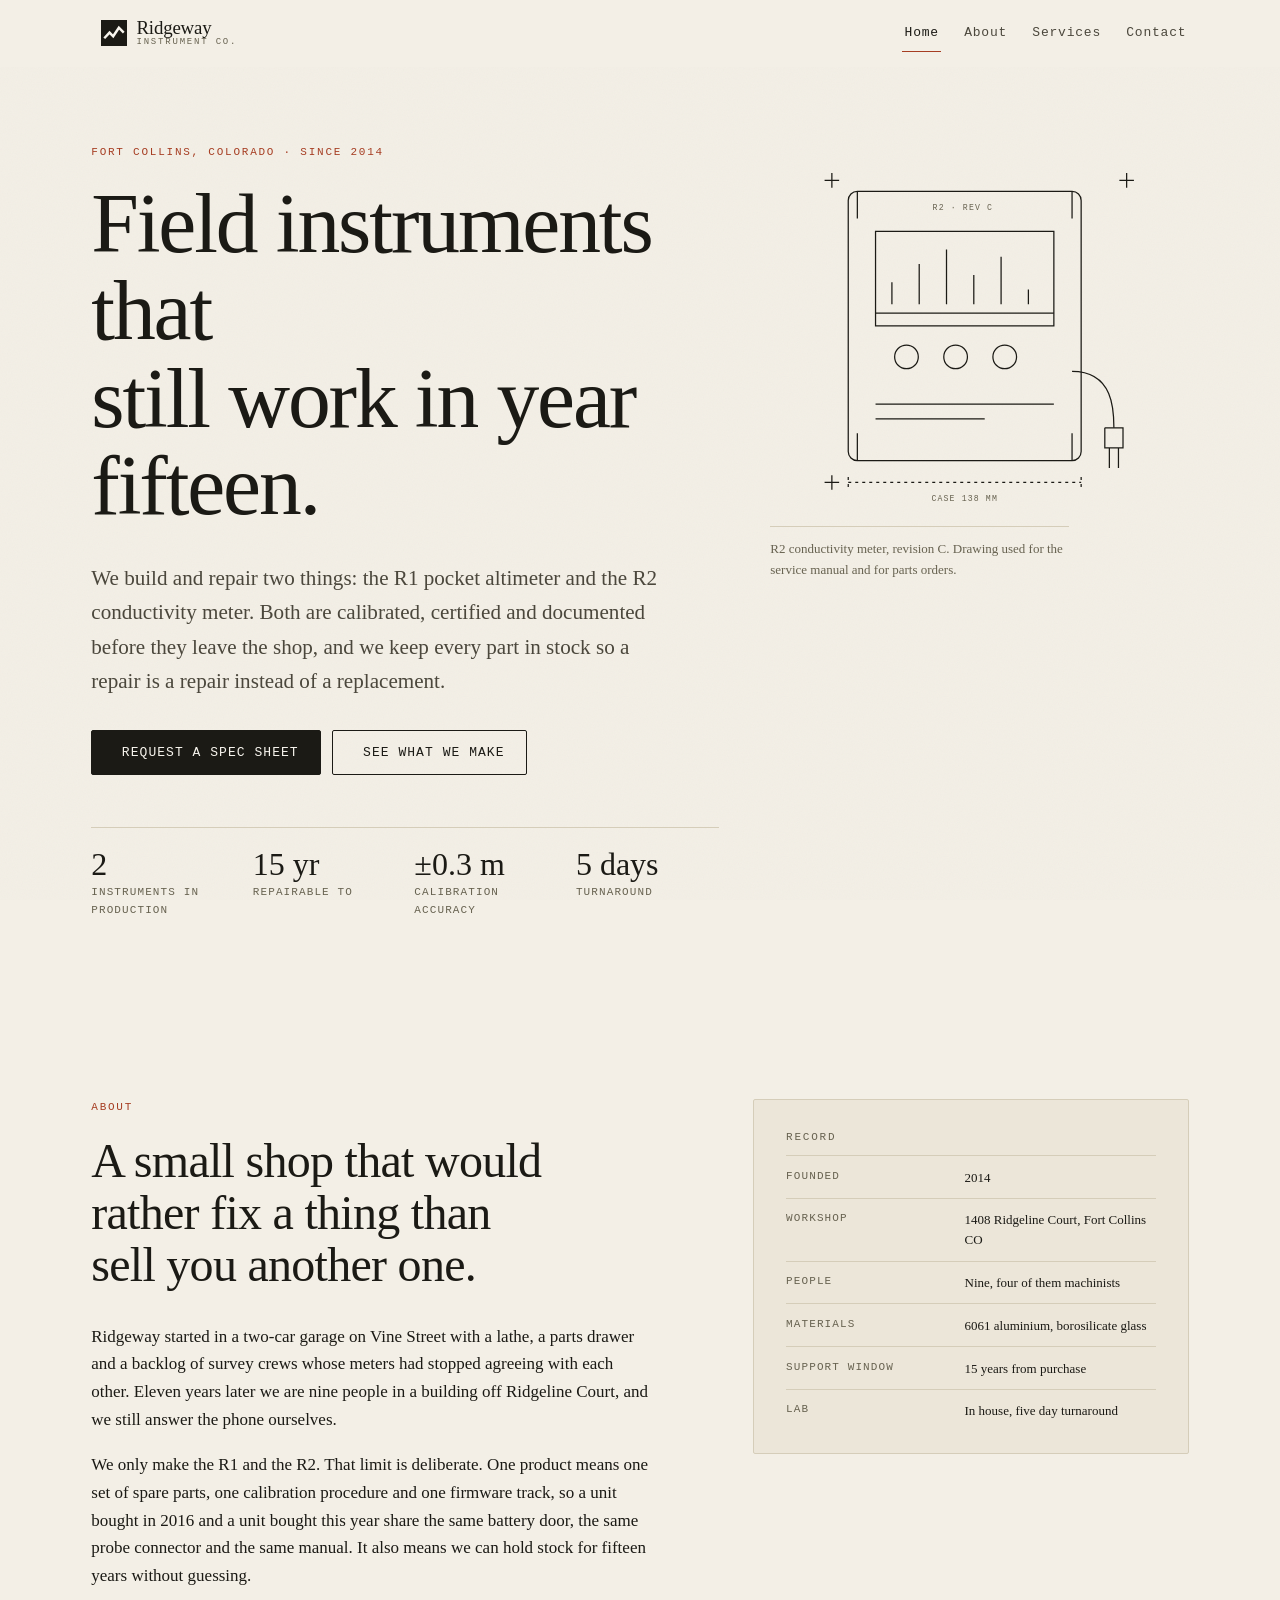
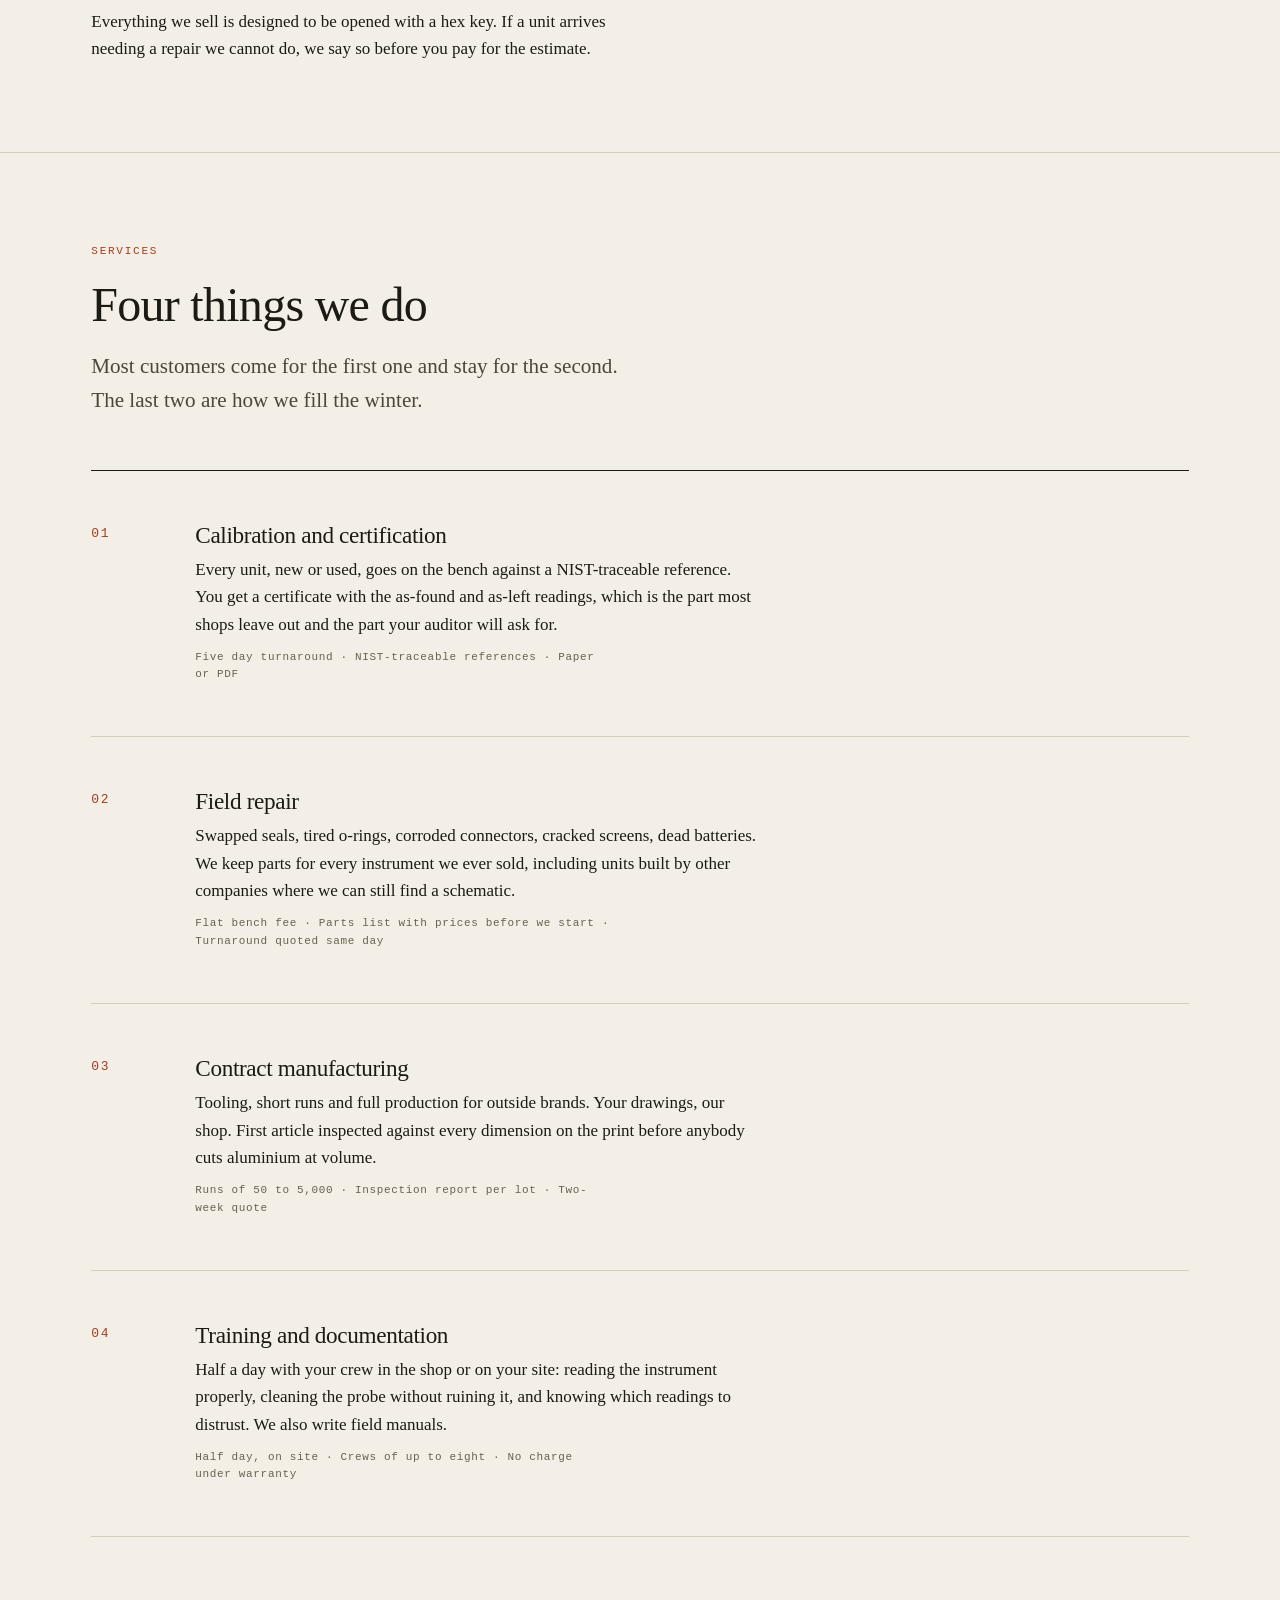
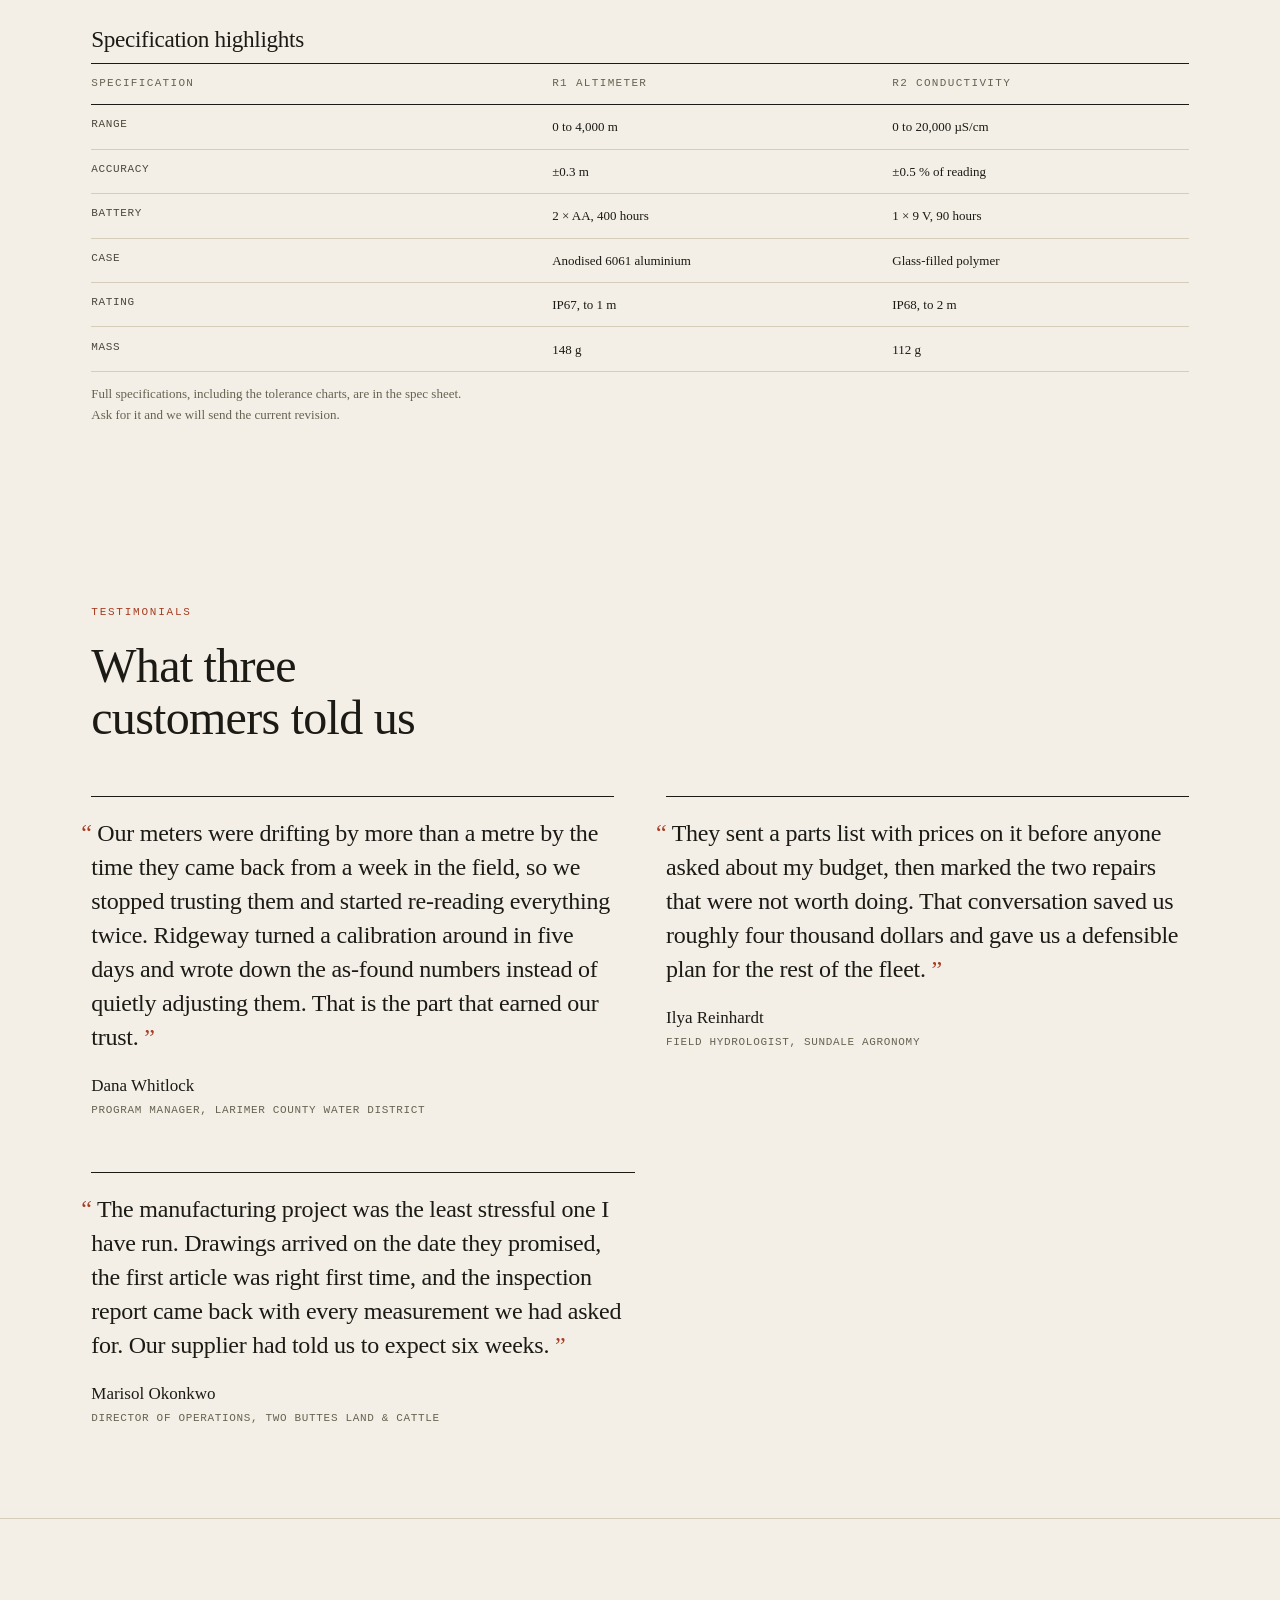
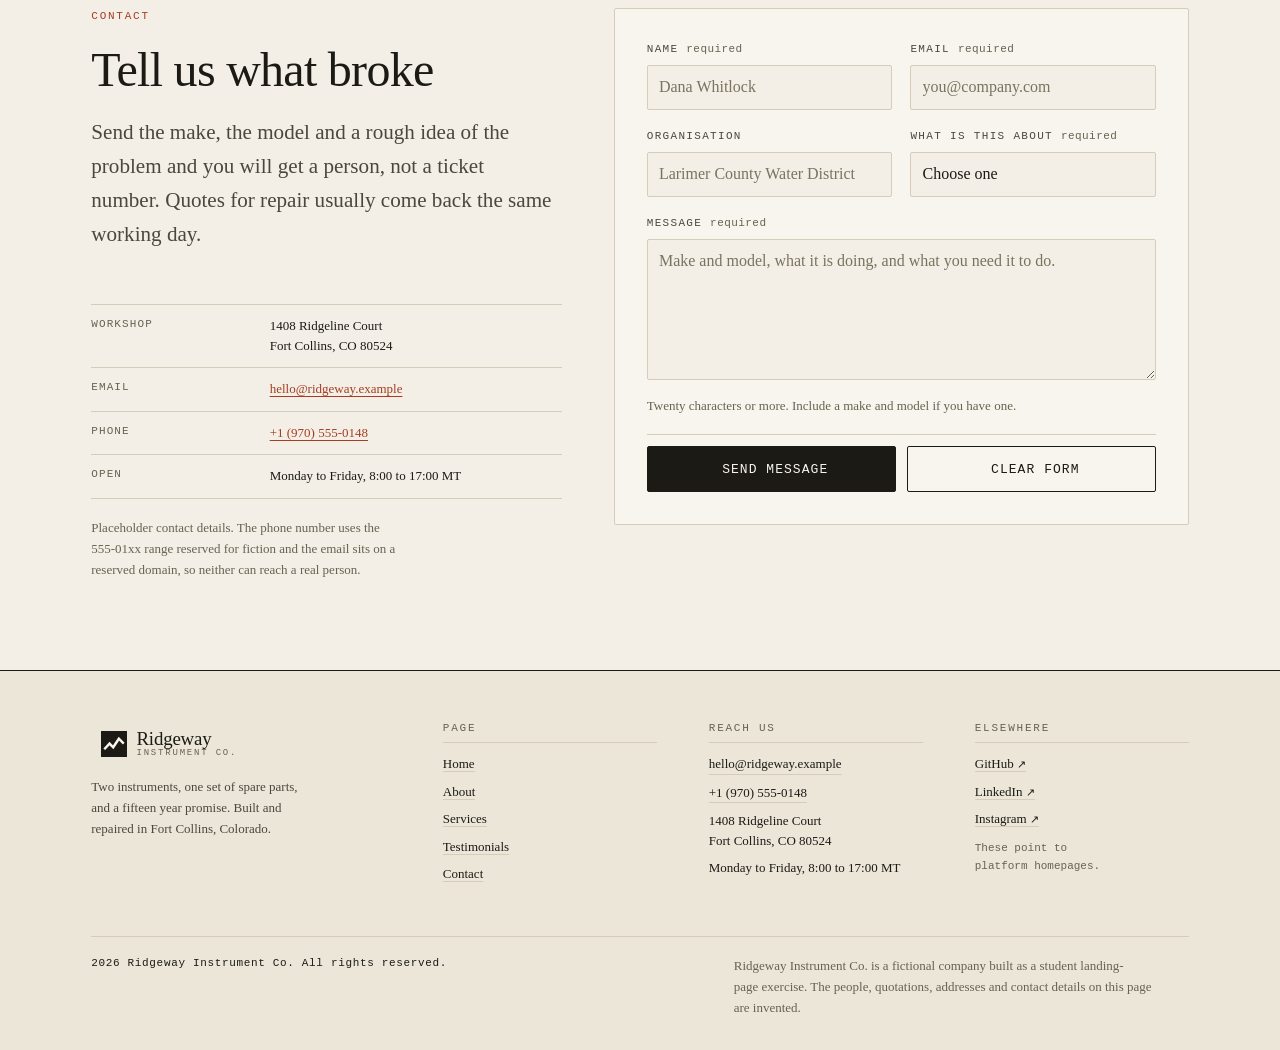
<file: index.html>
<!DOCTYPE html>
<html lang="en">
<head>
  <meta charset="utf-8">
  <meta name="viewport" content="width=device-width, initial-scale=1">

  <!-- ========== SEO / social metadata ==========
       `title` and `description` are written for a real search result, not filler.
       og:image points at a real file in assets/img so link previews are not broken. -->
  <title>Ridgeway Instrument Co. | Altimeters and conductivity meters</title>
  <meta name="description" content="Ridgeway builds, calibrates and repairs handheld altimeters and conductivity meters for survey crews and water districts, from Fort Collins, Colorado.">
  <link rel="canonical" href="https://pranuthi777.github.io/landing-page-project/">
  <meta name="theme-color" content="#f3efe6">
  <meta name="color-scheme" content="light">

  <meta property="og:type" content="website">
  <meta property="og:site_name" content="Ridgeway Instrument Co.">
  <meta property="og:title" content="Ridgeway Instrument Co. | Altimeters and conductivity meters">
  <meta property="og:description" content="Instruments that still work in year fifteen. Calibration, field repair and contract manufacturing from Fort Collins, Colorado.">
  <meta property="og:url" content="https://pranuthi777.github.io/landing-page-project/">
  <meta property="og:image" content="https://pranuthi777.github.io/landing-page-project/assets/img/og-image.png">
  <meta property="og:image:width" content="1200">
  <meta property="og:image:height" content="630">
  <meta property="og:image:alt" content="Ridgeway Instrument Co. mark on a warm paper background">
  <meta name="twitter:card" content="summary_large_image">

  <!-- ========== Icons ==========
       SVG is the primary mark. The .ico is a fallback for older browsers and for
       bookmark/favicon managers that ignore SVG. -->
  <link rel="icon" href="assets/img/favicon.svg" type="image/svg+xml">
  <link rel="icon" href="assets/img/favicon.ico" sizes="any">
  <link rel="apple-touch-icon" href="assets/img/apple-touch-icon.png">
  <link rel="manifest" href="site.webmanifest">

  <link rel="preload" href="assets/css/styles.css" as="style">
  <link rel="stylesheet" href="assets/css/styles.css">
  <!-- Runs before first paint so the hero is never briefly visible in its
       pre-animation state. One line, blocking by design, no external request. -->
  <script>document.documentElement.className += " js-reveal";</script>
  <script src="assets/js/main.js" defer></script>
</head>

<body>
  <!-- Keyboard users land here first; visible only once focused. -->
  <a class="skip-link" href="#main">Skip to main content</a>

  <!-- Paper grain. Purely decorative, so it is hidden from assistive tech.
       Implemented as a flat SVG turbulence tile, not a gradient. -->
  <div class="grain" aria-hidden="true"></div>

  <!-- ==================================================================
       HEADER
       ================================================================== -->
  <header class="site-header" id="site-header">
    <div class="container site-header__inner">

      <!-- Wordmark doubles as the "Home" link, so the nav does not repeat it. -->
      <a class="wordmark" href="#home">
        <svg class="wordmark__mark" viewBox="0 0 64 64" aria-hidden="true" focusable="false">
          <rect width="64" height="64" />
          <path d="M8 45 L21 31 L30 40 L44 19 L56 31" />
        </svg>
        <span class="wordmark__text">
          Ridgeway
          <span class="wordmark__sub">Instrument Co.</span>
        </span>
      </a>

      <!-- Desktop navigation. The mobile toggle controls this same list,
           so there is only one nav landmark in the document. -->
      <nav class="site-nav" id="site-nav" aria-label="Primary">
        <ul class="site-nav__list">
          <li><a class="site-nav__link" href="#home" data-nav-link>Home</a></li>
          <li><a class="site-nav__link" href="#about" data-nav-link>About</a></li>
          <li><a class="site-nav__link" href="#services" data-nav-link>Services</a></li>
          <li><a class="site-nav__link" href="#contact" data-nav-link>Contact</a></li>
        </ul>
      </nav>

      <!-- Hamburger. Visible below 880px only (see CSS). aria-expanded is
           kept in sync with the menu state by main.js. -->
      <button class="nav-toggle" id="nav-toggle" type="button"
              aria-expanded="false" aria-controls="site-nav">
        <span class="nav-toggle__box" aria-hidden="true">
          <span class="nav-toggle__bar"></span>
          <span class="nav-toggle__bar"></span>
          <span class="nav-toggle__bar"></span>
        </span>
        <span class="nav-toggle__label">Menu</span>
      </button>

    </div>
  </header>

  <main id="main">

    <!-- ==================================================================
         HERO
         ================================================================== -->
    <section class="hero" id="home" aria-labelledby="hero-title">
      <div class="container hero__inner">

        <div class="hero__copy">
          <p class="eyebrow">Fort Collins, Colorado &middot; Since 2014</p>

          <h1 class="hero__title" id="hero-title">
            Field instruments that<br>
            still work in year fifteen.
          </h1>

          <p class="hero__lede">
            We build and repair two things: the R1 pocket altimeter and the R2
            conductivity meter. Both are calibrated, certified and documented
            before they leave the shop, and we keep every part in stock so a
            repair is a repair instead of a replacement.
          </p>

          <div class="hero__actions">
            <a class="btn btn--solid" href="#contact">Request a spec sheet</a>
            <a class="btn btn--ghost" href="#services">See what we make</a>
          </div>

          <!-- Company facts, not social proof. Deliberately labelled so these
               are never mistaken for reviews. -->
          <dl class="factbar">
            <div class="factbar__item">
              <dt>Instruments in production</dt>
              <dd>2</dd>
            </div>
            <div class="factbar__item">
              <dt>Repairable to</dt>
              <dd>15 yr</dd>
            </div>
            <div class="factbar__item">
              <dt>Calibration accuracy</dt>
              <dd>&plusmn;0.3 m</dd>
            </div>
            <div class="factbar__item">
              <dt>Turnaround</dt>
              <dd>5 days</dd>
            </div>
          </dl>
        </div>

        <!-- Technical drawing of the R2. A schematic, not a product screenshot. -->
        <figure class="hero__figure">
          <svg viewBox="0 0 460 400" role="img" aria-labelledby="fig-title fig-desc">
            <title id="fig-title">Schematic drawing of the R2 conductivity meter</title>
            <desc id="fig-desc">
              Line drawing of a handheld meter with a bar display, three buttons
              and a probe lead, annotated with its case length of 138 millimetres.
            </desc>

            <g class="drawing">
              <!-- case outline -->
              <path class="draw" d="M96 52 h236 a10 10 0 0 1 10 10 v276 a10 10 0 0 1 -10 10 h-236 a10 10 0 0 1 -10 -10 v-276 a10 10 0 0 1 10 -10 z" />
              <path class="draw" d="M96 52 v30 M332 52 v30 M96 318 v30 M332 318 v30" />

              <!-- display bezel and bar gauge -->
              <rect class="draw" x="116" y="96" width="196" height="104" />
              <path class="draw" d="M134 176 v-24 M164 176 v-44 M194 176 v-60 M224 176 v-32 M254 176 v-52 M284 176 v-16" />
              <path class="draw" d="M116 186 h196" />

              <!-- controls -->
              <circle class="draw" cx="150" cy="234" r="13" />
              <circle class="draw" cx="204" cy="234" r="13" />
              <circle class="draw" cx="258" cy="234" r="13" />

              <!-- maker's plate -->
              <path class="draw" d="M116 286 h196 M116 302 h120" />

              <!-- probe lead -->
              <path class="draw" d="M332 250 c46 0 46 44 46 62" />
              <path class="draw" d="M368 312 h20 v22 h-20 z M373 334 v22 M383 334 v22" />

              <!-- dimension line for case length. Not part of the draw-in
                   animation, because that animation uses dash offsets and
                   this line needs a dash pattern of its own. -->
              <path class="draw-dashed" d="M86 372 h256 M86 366 v12 M342 366 v12" />

              <!-- corner crosshairs -->
              <path class="draw" d="M60 40 h16 M68 32 v16 M384 40 h16 M392 32 v16 M60 372 h16 M68 364 v16" />
            </g>

            <text class="drawing__label" x="214" y="392" text-anchor="middle">case 138 mm</text>
            <text class="drawing__label" x="212" y="72" text-anchor="middle">R2 &middot; rev C</text>
          </svg>
          <figcaption>
            R2 conductivity meter, revision C. Drawing used for the service
            manual and for parts orders.
          </figcaption>
        </figure>

      </div>
    </section>

    <!-- ==================================================================
         ABOUT
         ================================================================== -->
    <section class="section" id="about" aria-labelledby="about-title">
      <div class="container about__inner">

        <div class="about__prose">
          <p class="eyebrow">About</p>
          <h2 class="section__title" id="about-title">
            A small shop that would rather fix a thing than sell you another one.
          </h2>

          <p>
            Ridgeway started in a two-car garage on Vine Street with a lathe, a
            parts drawer and a backlog of survey crews whose meters had stopped
            agreeing with each other. Eleven years later we are nine people in a
            building off Ridgeline Court, and we still answer the phone ourselves.
          </p>
          <p>
            We only make the R1 and the R2. That limit is deliberate. One product
            means one set of spare parts, one calibration procedure and one
            firmware track, so a unit bought in 2016 and a unit bought this year
            share the same battery door, the same probe connector and the same
            manual. It also means we can hold stock for fifteen years without
            guessing.
          </p>
          <p>
            Everything we sell is designed to be opened with a hex key. If a unit
            arrives needing a repair we cannot do, we say so before you pay for
            the estimate.
          </p>
        </div>

        <aside class="about__facts" aria-label="Company facts">
          <h3 class="about__facts-title">Record</h3>
          <dl class="deflist">
            <div class="deflist__row">
              <dt>Founded</dt><dd>2014</dd>
            </div>
            <div class="deflist__row">
              <dt>Workshop</dt><dd>1408 Ridgeline Court, Fort Collins CO</dd>
            </div>
            <div class="deflist__row">
              <dt>People</dt><dd>Nine, four of them machinists</dd>
            </div>
            <div class="deflist__row">
              <dt>Materials</dt><dd>6061 aluminium, borosilicate glass</dd>
            </div>
            <div class="deflist__row">
              <dt>Support window</dt><dd>15 years from purchase</dd>
            </div>
            <div class="deflist__row">
              <dt>Lab</dt><dd>In house, five day turnaround</dd>
            </div>
          </dl>
        </aside>

      </div>
    </section>

    <!-- ==================================================================
         SERVICES
         Laid out as a numbered index rather than a row of equal cards, so
         the four items read as different sizes of work, not a feature grid.
         ================================================================== -->
    <section class="section section--ruled" id="services" aria-labelledby="services-title">
      <div class="container">

        <header class="section__head">
          <p class="eyebrow">Services</p>
          <h2 class="section__title" id="services-title">Four things we do</h2>
          <p class="section__lede">
            Most customers come for the first one and stay for the second. The
            last two are how we fill the winter.
          </p>
        </header>

        <ol class="index-list">
          <li class="index-list__item reveal">
            <span class="index-list__num" aria-hidden="true">01</span>
            <div class="index-list__body">
              <h3 class="index-list__title">Calibration and certification</h3>
              <p>
                Every unit, new or used, goes on the bench against a NIST-traceable
                reference. You get a certificate with the as-found and as-left
                readings, which is the part most shops leave out and the part your
                auditor will ask for.
              </p>
              <p class="index-list__meta">Five day turnaround &middot; NIST-traceable references &middot; Paper or PDF</p>
            </div>
          </li>

          <li class="index-list__item reveal">
            <span class="index-list__num" aria-hidden="true">02</span>
            <div class="index-list__body">
              <h3 class="index-list__title">Field repair</h3>
              <p>
                Swapped seals, tired o-rings, corroded connectors, cracked
                screens, dead batteries. We keep parts for every instrument we ever
                sold, including units built by other companies where we can still
                find a schematic.
              </p>
              <p class="index-list__meta">Flat bench fee &middot; Parts list with prices before we start &middot; Turnaround quoted same day</p>
            </div>
          </li>

          <li class="index-list__item reveal">
            <span class="index-list__num" aria-hidden="true">03</span>
            <div class="index-list__body">
              <h3 class="index-list__title">Contract manufacturing</h3>
              <p>
                Tooling, short runs and full production for outside brands. Your
                drawings, our shop. First article inspected against every dimension
                on the print before anybody cuts aluminium at volume.
              </p>
              <p class="index-list__meta">Runs of 50 to 5,000 &middot; Inspection report per lot &middot; Two-week quote</p>
            </div>
          </li>

          <li class="index-list__item reveal">
            <span class="index-list__num" aria-hidden="true">04</span>
            <div class="index-list__body">
              <h3 class="index-list__title">Training and documentation</h3>
              <p>
                Half a day with your crew in the shop or on your site: reading the
                instrument properly, cleaning the probe without ruining it, and
                knowing which readings to distrust. We also write field manuals.
              </p>
              <p class="index-list__meta">Half day, on site &middot; Crews of up to eight &middot; No charge under warranty</p>
            </div>
          </li>
        </ol>

        <!-- Specification table. Real numbers, not marketing adjectives. -->
        <div class="specs reveal">
          <h3 class="specs__title" id="specs-title">Specification highlights</h3>
          <div class="table-scroll" role="region" aria-labelledby="specs-title" tabindex="0">
            <table class="specs__table">
              <caption class="visually-hidden">
                Comparison of the R1 pocket altimeter and the R2 conductivity meter
              </caption>
              <thead>
                <tr>
                  <th scope="col">Specification</th>
                  <th scope="col">R1 altimeter</th>
                  <th scope="col">R2 conductivity</th>
                </tr>
              </thead>
              <tbody>
                <tr><th scope="row">Range</th><td>0 to 4,000 m</td><td>0 to 20,000 &micro;S/cm</td></tr>
                <tr><th scope="row">Accuracy</th><td>&plusmn;0.3 m</td><td>&plusmn;0.5 % of reading</td></tr>
                <tr><th scope="row">Battery</th><td>2 &times; AA, 400 hours</td><td>1 &times; 9 V, 90 hours</td></tr>
                <tr><th scope="row">Case</th><td>Anodised 6061 aluminium</td><td>Glass-filled polymer</td></tr>
                <tr><th scope="row">Rating</th><td>IP67, to 1 m</td><td>IP68, to 2 m</td></tr>
                <tr><th scope="row">Mass</th><td>148 g</td><td>112 g</td></tr>
              </tbody>
            </table>
          </div>
          <p class="specs__note">
            Full specifications, including the tolerance charts, are in the spec
            sheet. Ask for it and we will send the current revision.
          </p>
        </div>

      </div>
    </section>

    <!-- ==================================================================
         TESTIMONIALS
         Editorial pull quotes from named people at named organisations.
         Every person, employer and quotation on this site is invented for the
         demo. See the note at the foot of the page.
         ================================================================== -->
    <section class="section" id="testimonials" aria-labelledby="testimonials-title">
      <div class="container">

        <header class="section__head">
          <p class="eyebrow">Testimonials</p>
          <h2 class="section__title" id="testimonials-title">What three customers told us</h2>
        </header>

        <div class="quotes">

          <figure class="quote reveal">
            <blockquote>
              <p>
                Our meters were drifting by more than a metre by the time they came
                back from a week in the field, so we stopped trusting them and
                started re-reading everything twice. Ridgeway turned a calibration
                around in five days and wrote down the as-found numbers instead of
                quietly adjusting them. That is the part that earned our trust.
              </p>
            </blockquote>
            <figcaption>
              <span class="quote__name">Dana Whitlock</span>
              <span class="quote__role">Program Manager, Larimer County Water District</span>
            </figcaption>
          </figure>

          <figure class="quote reveal">
            <blockquote>
              <p>
                They sent a parts list with prices on it before anyone asked about
                my budget, then marked the two repairs that were not worth doing.
                That conversation saved us roughly four thousand dollars and gave us
                a defensible plan for the rest of the fleet.
              </p>
            </blockquote>
            <figcaption>
              <span class="quote__name">Ilya Reinhardt</span>
              <span class="quote__role">Field Hydrologist, Sundale Agronomy</span>
            </figcaption>
          </figure>

          <figure class="quote reveal">
            <blockquote>
              <p>
                The manufacturing project was the least stressful one I have run.
                Drawings arrived on the date they promised, the first article was
                right first time, and the inspection report came back with every
                measurement we had asked for. Our supplier had told us to expect
                six weeks.
              </p>
            </blockquote>
            <figcaption>
              <span class="quote__name">Marisol Okonkwo</span>
              <span class="quote__role">Director of Operations, Two Buttes Land &amp; Cattle</span>
            </figcaption>
          </figure>

        </div>
      </div>
    </section>

    <!-- ==================================================================
         CONTACT
         The form has no backend. It validates in the browser, then hands the
         visitor a composed, copyable message and a prefilled mail link. Nothing
         is silently swallowed and nothing pretends to have been sent.
         ================================================================== -->
    <section class="section section--ruled" id="contact" aria-labelledby="contact-title">
      <div class="container contact__inner">

        <div class="contact__copy">
          <p class="eyebrow">Contact</p>
          <h2 class="section__title" id="contact-title">Tell us what broke</h2>
          <p class="section__lede">
            Send the make, the model and a rough idea of the problem and you will
            get a person, not a ticket number. Quotes for repair usually come back
            the same working day.
          </p>

          <!-- Details are placeholders for this demo. The .example domain is
               reserved by the IETF, so it can never resolve to a real mailbox. -->
          <dl class="contact__details">
            <div class="contact__row">
              <dt>Workshop</dt>
              <dd>1408 Ridgeline Court<br>Fort Collins, CO 80524</dd>
            </div>
            <div class="contact__row">
              <dt>Email</dt>
              <dd><a href="mailto:hello@ridgeway.example">hello@ridgeway.example</a></dd>
            </div>
            <div class="contact__row">
              <dt>Phone</dt>
              <dd><a href="tel:+19705550148">+1 (970) 555-0148</a></dd>
            </div>
            <div class="contact__row">
              <dt>Open</dt>
              <dd>Monday to Friday, 8:00 to 17:00 MT</dd>
            </div>
          </dl>
          <p class="contact__note">
            Placeholder contact details. The phone number uses the 555-01xx range
            reserved for fiction and the email sits on a reserved domain, so
            neither can reach a real person.
          </p>
        </div>

        <div class="contact__form-wrap">
          <form class="form" id="contact-form" novalidate>

            <div class="form__row">
              <div class="field">
                <label class="field__label" for="name">
                  Name <span class="field__req" aria-hidden="true">required</span>
                </label>
                <input class="field__input" type="text" id="name" name="name"
                       placeholder="Dana Whitlock" autocomplete="name"
                       required minlength="2" maxlength="80"
                       aria-describedby="name-error">
                <p class="field__error" id="name-error"></p>
              </div>

              <div class="field">
                <label class="field__label" for="email">
                  Email <span class="field__req" aria-hidden="true">required</span>
                </label>
                <input class="field__input" type="email" id="email" name="email"
                       placeholder="you@company.com" autocomplete="email"
                       required maxlength="120"
                       aria-describedby="email-error">
                <p class="field__error" id="email-error"></p>
              </div>
            </div>

            <div class="form__row">
              <div class="field">
                <label class="field__label" for="organisation">Organisation</label>
                <input class="field__input" type="text" id="organisation" name="organisation"
                       placeholder="Larimer County Water District" autocomplete="organization"
                       maxlength="90"
                       aria-describedby="organisation-error">
                <p class="field__error" id="organisation-error"></p>
              </div>

              <div class="field">
                <label class="field__label" for="interest">
                  What is this about <span class="field__req" aria-hidden="true">required</span>
                </label>
                <select class="field__input field__input--select" id="interest" name="interest" required
                        aria-describedby="interest-error">
                  <option value="" selected>Choose one</option>
                  <option value="Calibration and certification">Calibration and certification</option>
                  <option value="Field repair">Field repair</option>
                  <option value="Contract manufacturing">Contract manufacturing</option>
                  <option value="Training and documentation">Training and documentation</option>
                  <option value="Something else">Something else</option>
                </select>
                <p class="field__error" id="interest-error"></p>
              </div>
            </div>

            <div class="field">
              <label class="field__label" for="message">
                Message <span class="field__req" aria-hidden="true">required</span>
              </label>
              <textarea class="field__input field__input--area" id="message" name="message"
                        rows="5" placeholder="Make and model, what it is doing, and what you need it to do."
                        required minlength="20" maxlength="1200"
                        aria-describedby="message-error message-hint"></textarea>
              <p class="field__hint" id="message-hint">Twenty characters or more. Include a make and model if you have one.</p>
              <p class="field__error" id="message-error"></p>
            </div>

            <!-- Status region. aria-live announces the outcome of a submit,
                 whether that outcome is success or failure. -->
            <div class="form__status" id="form-status" role="status" aria-live="polite"></div>

            <div class="form__actions">
              <button class="btn btn--solid" type="submit" id="submit-btn">Send message</button>
              <button class="btn btn--ghost" type="button" id="reset-btn">Clear form</button>
            </div>

          </form>
        </div>

      </div>
    </section>

  </main>

  <!-- ==================================================================
       FOOTER
       Every link here resolves. Internal links are in-page anchors to ids
       that exist above; external links go to platform homepages rather than
       to invented profile URLs that would 404.
       ================================================================== -->
  <footer class="site-footer">
    <div class="container">

      <div class="site-footer__top">
        <div class="site-footer__brand">
          <a class="wordmark wordmark--footer" href="#home">
            <svg class="wordmark__mark" viewBox="0 0 64 64" aria-hidden="true" focusable="false">
              <rect width="64" height="64" />
              <path d="M8 45 L21 31 L30 40 L44 19 L56 31" />
            </svg>
            <span class="wordmark__text">
              Ridgeway
          <span class="wordmark__sub">Instrument Co.</span>
            </span>
          </a>
          <p class="site-footer__blurb">
            Two instruments, one set of spare parts, and a fifteen year promise.
            Built and repaired in Fort Collins, Colorado.
          </p>
        </div>

        <nav class="site-footer__nav" aria-label="Footer">
          <h2 class="site-footer__heading">Page</h2>
          <ul class="site-footer__list">
            <li><a href="#home">Home</a></li>
            <li><a href="#about">About</a></li>
            <li><a href="#services">Services</a></li>
            <li><a href="#testimonials">Testimonials</a></li>
            <li><a href="#contact">Contact</a></li>
          </ul>
        </nav>

        <div class="site-footer__contact">
          <h2 class="site-footer__heading">Reach us</h2>
          <ul class="site-footer__list">
            <li><a href="mailto:hello@ridgeway.example">hello@ridgeway.example</a></li>
            <li><a href="tel:+19705550148">+1 (970) 555-0148</a></li>
            <li>1408 Ridgeline Court<br>Fort Collins, CO 80524</li>
            <li>Monday to Friday, 8:00 to 17:00 MT</li>
          </ul>
        </div>

        <!-- "Elsewhere" links to platform homepages, which is honest about
             the fact that these are placeholders. -->
        <div class="site-footer__social">
          <h2 class="site-footer__heading">Elsewhere</h2>
          <ul class="site-footer__list">
            <li><a href="https://github.com/" rel="noopener noreferrer" target="_blank">
              GitHub<span class="external" aria-hidden="true">&#8599;</span>
              <span class="visually-hidden">(opens in a new tab)</span>
            </a></li>
            <li><a href="https://www.linkedin.com/" rel="noopener noreferrer" target="_blank">
              LinkedIn<span class="external" aria-hidden="true">&#8599;</span>
              <span class="visually-hidden">(opens in a new tab)</span>
            </a></li>
            <li><a href="https://www.instagram.com/" rel="noopener noreferrer" target="_blank">
              Instagram<span class="external" aria-hidden="true">&#8599;</span>
              <span class="visually-hidden">(opens in a new tab)</span>
            </a></li>
          </ul>
          <p class="site-footer__note">These point to platform homepages.</p>
        </div>
      </div>

      <div class="site-footer__bottom">
        <p class="site-footer__copy">
          <span id="year">2026</span> Ridgeway Instrument Co. All rights reserved.
        </p>
        <p class="site-footer__fiction">
          Ridgeway Instrument Co. is a fictional company built as a student
          landing-page exercise. The people, quotations, addresses and contact
          details on this page are invented.
        </p>
      </div>

    </div>
  </footer>

  <noscript>
    <div class="noscript">
      <p>
        This page works without JavaScript. The only things you lose are the
        scroll animations and the inline check on the contact form, which still
        shows the message in your email app if you press send.
      </p>
    </div>
  </noscript>

</body>
</html>
</file>
<file: assets/css/styles.css>
/* ============================================================================
   RIDGEWAY INSTRUMENT CO. — stylesheet
   ----------------------------------------------------------------------------
   Contents
     01. Design tokens
     02. Reset and base elements
     03. Typography helpers
     04. Layout helpers (container, sections, rules)
     05. Accessibility helpers
     06. Paper grain
     07. Header and navigation
     08. Buttons
     09. Hero
     10. About
     11. Services and specification table
     12. Testimonials
     13. Contact and form
     14. Footer
     15. Reveal animations
     16. Responsive overrides (880px, 620px)
     17. Reduced motion and print

   Approach: warm paper ground, ink type, one accent. Flat colour only, hairline
   rules instead of shadows, near-square corners. Mobile first, then min-width
   queries. No web fonts, so there is no flash of unstyled or reflowed text.
   ========================================================================= */


/* 01. Design tokens ======================================================= */
:root {
  /* Colour. The page ground is a warm off-white paper tone, never #fff. */
  --paper:        #f3efe6;
  --paper-sunk:   #ece6d9;
  --paper-raised: #f8f5ee;
  --ink:          #1b1a15;
  --ink-soft:     #4b473c;
  /* Chosen to clear 4.5:1 on --paper, --paper-sunk and --paper-raised alike,
     so muted labels stay readable on any surface they land on. */
  --ink-faint:    #676250;
  --ink-ghost:    #79735f;   /* placeholder text only, 4.1:1 on --paper */
  --rule:         #d5cdb9;
  --rule-strong:  #1b1a15;
  --accent:       #a63d22;
  --accent-dark:  #7e2d17;
  --accent-wash:  #f0e2da;

  /* Type. System serif for reading, system mono for labels and data. */
  --font-display: "Iowan Old Style", "Palatino Linotype", Palatino,
                  "Book Antiqua", Georgia, "Times New Roman", ui-serif, serif;
  --font-body:    "Iowan Old Style", "Palatino Linotype", Palatino,
                  Georgia, "Book Antiqua", ui-serif, serif;
  --font-mono:    ui-monospace, "SF Mono", SFMono-Regular, Menlo, Consolas,
                  "Liberation Mono", monospace;

  /* A fluid scale. clamp() keeps headings proportional without breakpoints. */
  --step-hero:  clamp(2.6rem, 1.35rem + 5.6vw, 5.35rem);
  --step-h2:    clamp(1.9rem, 1.3rem + 2.2vw, 3rem);
  --step-h3:    clamp(1.2rem, 1.06rem + 0.55vw, 1.45rem);
  --step-lede:  clamp(1.1rem, 1.02rem + 0.4vw, 1.32rem);
  --step-body:  1.0625rem;
  --step-small: 0.8125rem;
  --step-label: 0.6875rem;

  /* Spacing. A 4px-based scale used through the page. */
  --gap-xs: 0.35rem;
  --gap-sm: 0.7rem;
  --gap:    1.15rem;
  --gap-lg: 2rem;
  --gap-xl: 3.25rem;
  --gap-2xl: clamp(3.75rem, 2.4rem + 4vw, 6.5rem);

  --container: 1180px;
  --gutter: clamp(1.15rem, 0.5rem + 2.6vw, 3rem);

  /* Corners stay tight. No soft blobs, no pill buttons. */
  --radius: 2px;

  --header-h: 66px;
  --measure: 66ch;
}


/* 02. Reset and base ====================================================== */
*, *::before, *::after { box-sizing: border-box; }

* { margin: 0; }

html {
  -webkit-text-size-adjust: 100%;
  scroll-behavior: smooth;
  /* Anchor targets clear the sticky header instead of hiding under it. */
  scroll-padding-top: calc(var(--header-h) + 1.5rem);
}

body {
  background-color: var(--paper);
  color: var(--ink);
  font-family: var(--font-body);
  font-size: var(--step-body);
  line-height: 1.62;
  /* Belt and braces against stray wide children causing sideways scroll.
     Real overflow is avoided in the layout, this is only a safety net. */
  overflow-x: hidden;
  -webkit-font-smoothing: antialiased;
  text-rendering: optimizeLegibility;
}

img, svg, picture { display: block; max-width: 100%; }
img { height: auto; }

ul, ol { list-style: none; padding: 0; }

a { color: var(--accent); text-decoration-thickness: 1px; text-underline-offset: 3px; }
a:hover { color: var(--accent-dark); }

button, input, select, textarea {
  font: inherit;
  color: inherit;
  margin: 0;
}
button { background: none; border: 0; cursor: pointer; }

/* One consistent focus ring for every interactive element. */
:focus-visible {
  outline: 2px solid var(--accent);
  outline-offset: 3px;
}

::selection { background: var(--accent); color: var(--paper-raised); }


/* 03. Typography helpers ================================================== */
h1, h2, h3, h4 {
  font-family: var(--font-display);
  font-weight: 400;
  line-height: 1.08;
  letter-spacing: -0.015em;
  text-wrap: balance;
}

p { text-wrap: pretty; }

/* Small mono label. Used for eyebrows, meta lines and section numbers. */
.eyebrow {
  font-family: var(--font-mono);
  font-size: var(--step-label);
  letter-spacing: 0.16em;
  text-transform: uppercase;
  color: var(--accent);
  margin-bottom: var(--gap);
}

.visually-hidden {
  position: absolute;
  width: 1px; height: 1px;
  padding: 0; margin: -1px;
  overflow: hidden;
  clip-path: inset(50%);
  white-space: nowrap;
  border: 0;
}


/* 04. Layout ============================================================= */
.container {
  width: 100%;
  max-width: var(--container);
  margin-inline: auto;
  padding-inline: var(--gutter);
}

.section { padding-block: var(--gap-2xl); }

/* Hairline above a section, used to separate long page without blocks of colour. */
.section--ruled { border-top: 1px solid var(--rule); }

.section__head { max-width: var(--measure); margin-bottom: var(--gap-xl); }

.section__title {
  font-size: var(--step-h2);
  max-width: 22ch;
}

.section__lede {
  margin-top: var(--gap);
  font-size: var(--step-lede);
  color: var(--ink-soft);
  max-width: 52ch;
}


/* 05. Accessibility helpers ============================================== */
.skip-link {
  position: absolute;
  top: 0;
  left: 50%;
  transform: translate(-50%, -120%);
  z-index: 200;
  background: var(--ink);
  color: var(--paper-raised);
  font-family: var(--font-mono);
  font-size: var(--step-small);
  letter-spacing: 0.08em;
  text-transform: uppercase;
  text-decoration: none;
  padding: 0.8rem 1.4rem;
  border: 1px solid var(--ink);
}
.skip-link:focus-visible {
  transform: translate(-50%, 0);
  color: var(--paper-raised);
}


/* 06. Paper grain ======================================================== */
/* A flat SVG turbulence tile at very low opacity. Texture, not a gradient. */
.grain {
  position: fixed;
  inset: 0;
  z-index: 0;
  pointer-events: none;
  opacity: 0.035;
  background-image: url("data:image/svg+xml,%3Csvg xmlns='http://www.w3.org/2000/svg' width='160' height='160'%3E%3Cfilter id='n'%3E%3CfeTurbulence type='fractalNoise' baseFrequency='0.8' numOctaves='3' stitchTiles='stitch'/%3E%3C/filter%3E%3Crect width='160' height='160' filter='url(%23n)'/%3E%3C/svg%3E");
}
.site-header, main, .site-footer { position: relative; z-index: 1; }


/* 07. Header ============================================================= */
.site-header {
  position: sticky;
  top: 0;
  z-index: 100;
  background: var(--paper);
  border-bottom: 1px solid transparent;
}
/* Added by JS once the page scrolls. Colour and a rule only, no shadow. */
.site-header.is-stuck {
  border-bottom-color: var(--rule);
  background: var(--paper-raised);
}

.site-header__inner {
  min-height: var(--header-h);
  display: flex;
  align-items: center;
  justify-content: space-between;
  gap: var(--gap);
}

/* --- wordmark --- */
.wordmark {
  display: inline-flex;
  align-items: center;
  gap: 0.6rem;
  text-decoration: none;
  color: var(--ink);
  padding-block: 0.4rem;
}
.wordmark__mark { width: 26px; height: 26px; flex: none; }
.wordmark__mark rect { fill: var(--ink); }
.wordmark__mark path {
  fill: none;
  stroke: var(--paper-raised);
  stroke-width: 6;
  stroke-linejoin: miter;
}
.wordmark__text {
  font-family: var(--font-display);
  font-size: 1.18rem;
  letter-spacing: -0.01em;
  line-height: 1.05;
}
.wordmark__sub {
  display: block;
  font-family: var(--font-mono);
  font-size: 0.5625rem;
  letter-spacing: 0.2em;
  text-transform: uppercase;
  color: var(--ink-faint);
}
.wordmark:hover .wordmark__mark path { stroke: var(--accent); }

/* --- primary nav --- */
.site-nav__list { display: flex; align-items: center; gap: clamp(0.4rem, 1.6vw, 1.5rem); }

.site-nav__link {
  display: block;
  padding: 0.5rem 0.15rem;
  font-family: var(--font-mono);
  font-size: var(--step-small);
  letter-spacing: 0.06em;
  text-decoration: none;
  color: var(--ink-soft);
  border-bottom: 1px solid transparent;
}
.site-nav__link:hover { color: var(--ink); border-bottom-color: var(--rule-strong); }
/* aria-current="page" is set on the link for the visible section. */
.site-nav__link[aria-current="true"] {
  color: var(--ink);
  border-bottom-color: var(--accent);
}

/* --- hamburger --- */
.nav-toggle {
  display: none;
  align-items: center;
  gap: 0.55rem;
  /* 44px minimum tap target. */
  min-height: 44px;
  padding: 0.55rem 0.85rem;
  border: 1px solid var(--rule-strong);
  border-radius: var(--radius);
  color: var(--ink);
}
.nav-toggle__label {
  font-family: var(--font-mono);
  font-size: var(--step-label);
  letter-spacing: 0.14em;
  text-transform: uppercase;
}
.nav-toggle__box {
  position: relative;
  display: block;
  width: 18px;
  height: 12px;
  flex: none;
}
.nav-toggle__bar {
  position: absolute;
  left: 0;
  width: 100%;
  height: 1.5px;
  background: currentColor;
  transition: transform 0.22s ease, opacity 0.15s ease, top 0.22s ease;
}
.nav-toggle__bar:nth-child(1) { top: 0; }
.nav-toggle__bar:nth-child(2) { top: 5.25px; }
.nav-toggle__bar:nth-child(3) { top: 10.5px; }

/* Open state: the three bars fold into a cross. */
.nav-toggle[aria-expanded="true"] .nav-toggle__bar:nth-child(1) { top: 5.25px; transform: rotate(45deg); }
.nav-toggle[aria-expanded="true"] .nav-toggle__bar:nth-child(2) { opacity: 0; }
.nav-toggle[aria-expanded="true"] .nav-toggle__bar:nth-child(3) { top: 5.25px; transform: rotate(-45deg); }


/* 08. Buttons ============================================================ */
.btn {
  display: inline-flex;
  align-items: center;
  justify-content: center;
  gap: 0.5rem;
  /* min 44px tall, per the touch target guidance. */
  min-height: 44px;
  padding: 0.7rem 1.35rem;
  border: 1px solid var(--rule-strong);
  border-radius: var(--radius);
  font-family: var(--font-mono);
  font-size: var(--step-small);
  letter-spacing: 0.08em;
  text-transform: uppercase;
  text-decoration: none;
  text-align: center;
  /* Only a colour and border change on hover. No lift, no glow, no movement. */
  transition: background-color 0.15s ease, color 0.15s ease, border-color 0.15s ease;
}

.btn--solid { background: var(--ink); color: var(--paper-raised); border-color: var(--ink); }
.btn--solid:hover { background: var(--accent); border-color: var(--accent); color: var(--paper-raised); }

.btn--ghost { background: transparent; color: var(--ink); }
.btn--ghost:hover { background: var(--ink); color: var(--paper-raised); border-color: var(--ink); }

.btn:active { transform: none; }


/* 09. Hero =============================================================== */
.hero { padding-block: clamp(2.75rem, 1.6rem + 4vw, 5rem) var(--gap-2xl); }

.hero__inner {
  display: grid;
  grid-template-columns: 1fr;      /* mobile: stacked */
  gap: var(--gap-xl);
  align-items: start;
}

.hero__title {
  font-size: var(--step-hero);
  letter-spacing: -0.025em;
  /* Slightly tighter leading than the body so the headline reads as a block. */
  line-height: 1.02;
}

.hero__lede {
  margin-top: var(--gap-lg);
  max-width: 54ch;
  font-size: var(--step-lede);
  color: var(--ink-soft);
}

.hero__actions {
  margin-top: var(--gap-lg);
  display: flex;
  flex-wrap: wrap;
  gap: 0.7rem;
}

/* --- fact bar --- */
.factbar {
  margin-top: var(--gap-xl);
  padding-top: var(--gap);
  border-top: 1px solid var(--rule);
  display: grid;
  grid-template-columns: repeat(2, minmax(0, 1fr));
  gap: var(--gap) var(--gap);
}
.factbar__item dt {
  font-family: var(--font-mono);
  font-size: var(--step-label);
  letter-spacing: 0.1em;
  text-transform: uppercase;
  color: var(--ink-faint);
  order: 2;
}
.factbar__item dd {
  order: 1;
  font-family: var(--font-display);
  font-size: clamp(1.5rem, 1.2rem + 1.2vw, 2rem);
  line-height: 1.1;
  margin-bottom: 0.15rem;
}
.factbar__item { display: flex; flex-direction: column; }

/* --- schematic drawing --- */
.hero__figure { margin: 0; }
.hero__figure svg {
  width: 100%;
  height: auto;
  color: var(--ink);
}
.hero__figure .drawing path,
.hero__figure .drawing rect,
.hero__figure .drawing circle {
  fill: none;
  stroke: currentColor;
  stroke-width: 1.25;
  vector-effect: non-scaling-stroke;
}
.hero__figure .draw-dashed { stroke-dasharray: 3 4; }
.hero__figure .drawing__label {
  fill: var(--ink-faint);
  font-family: var(--font-mono);
  font-size: 9px;
  letter-spacing: 0.14em;
  text-transform: uppercase;
}
.hero__figure figcaption {
  margin-top: var(--gap);
  padding-top: var(--gap-sm);
  border-top: 1px solid var(--rule);
  font-size: var(--step-small);
  color: var(--ink-faint);
  max-width: 46ch;
}


/* 10. About ============================================================== */
.about__inner {
  display: grid;
  grid-template-columns: 1fr;
  gap: var(--gap-xl);
}
.about__prose p { max-width: var(--measure); }
.about__prose p + p { margin-top: var(--gap); }
.about__prose .section__title { margin-bottom: var(--gap-lg); }

.about__facts {
  background: var(--paper-sunk);
  border: 1px solid var(--rule);
  border-radius: var(--radius);
  padding: var(--gap-lg);
  align-self: start;
}
.about__facts-title {
  font-family: var(--font-mono);
  font-size: var(--step-label);
  font-weight: 400;
  letter-spacing: 0.16em;
  text-transform: uppercase;
  color: var(--ink-faint);
  padding-bottom: var(--gap-sm);
  border-bottom: 1px solid var(--rule);
}

.deflist__row {
  display: grid;
  /* Label and value sit side by side on wider screens, stacked on phones. */
  grid-template-columns: minmax(0, 1fr);
  gap: 0.1rem var(--gap);
  padding-block: 0.7rem;
  border-bottom: 1px solid var(--rule);
}
.deflist__row:last-child { border-bottom: 0; padding-bottom: 0; }
.deflist dt {
  font-family: var(--font-mono);
  font-size: var(--step-label);
  letter-spacing: 0.1em;
  text-transform: uppercase;
  color: var(--ink-faint);
}
.deflist dd { font-size: var(--step-small); line-height: 1.5; }


/* 11. Services =========================================================== */
.index-list {
  border-top: 1px solid var(--rule-strong);
}

.index-list__item {
  display: grid;
  grid-template-columns: 1fr;
  gap: var(--gap-sm) var(--gap-lg);
  padding-block: var(--gap-lg);
  border-bottom: 1px solid var(--rule);
}
.index-list__num {
  font-family: var(--font-mono);
  font-size: var(--step-small);
  letter-spacing: 0.12em;
  color: var(--accent);
}
.index-list__title { font-size: var(--step-h3); margin-bottom: 0.5rem; }
.index-list__body p { max-width: var(--measure); }
.index-list__meta {
  margin-top: 0.65rem;
  font-family: var(--font-mono);
  font-size: var(--step-label);
  letter-spacing: 0.06em;
  color: var(--ink-faint);
}

/* --- specification table --- */
.specs { margin-top: var(--gap-2xl); }
.specs__title {
  font-size: var(--step-h3);
  padding-bottom: var(--gap-sm);
  border-bottom: 1px solid var(--rule-strong);
}
.specs__note {
  margin-top: var(--gap-sm);
  font-size: var(--step-small);
  color: var(--ink-faint);
  max-width: 60ch;
}

/* Wrapped in a focusable region so keyboard users can scroll it on small
   screens. The table itself never forces the page wider than the viewport. */
.table-scroll { overflow-x: auto; }

.specs__table {
  width: 100%;
  min-width: 30rem;              /* becomes a scroll region, not overflow */
  border-collapse: collapse;
  font-size: var(--step-small);
}
.specs__table th,
.specs__table td {
  text-align: left;
  padding: 0.7rem 1rem 0.7rem 0;
  border-bottom: 1px solid var(--rule);
  vertical-align: top;
}
.specs__table thead th {
  font-family: var(--font-mono);
  font-size: var(--step-label);
  font-weight: 400;
  letter-spacing: 0.12em;
  text-transform: uppercase;
  color: var(--ink-faint);
  border-bottom-color: var(--rule-strong);
}
.specs__table tbody th {
  font-family: var(--font-mono);
  font-weight: 400;
  font-size: var(--step-label);
  letter-spacing: 0.06em;
  text-transform: uppercase;
  color: var(--ink-soft);
  width: 42%;
}
.specs__table tbody tr:hover { background: var(--paper-sunk); }


/* 12. Testimonials ======================================================= */
.quotes {
  display: grid;
  grid-template-columns: 1fr;
  gap: var(--gap-xl);
}
.quote {
  margin: 0;
  padding-top: var(--gap);
  border-top: 1px solid var(--rule-strong);
}
.quote blockquote p {
  font-family: var(--font-display);
  font-size: clamp(1.15rem, 1.02rem + 0.7vw, 1.5rem);
  line-height: 1.42;
  letter-spacing: -0.01em;
  text-indent: -0.42em;          /* hanging quote mark, typographic detail */
}
.quote blockquote p::before { content: "\201C"; color: var(--accent); }
.quote blockquote p::after  { content: "\201D"; color: var(--accent); }
.quote figcaption {
  margin-top: var(--gap);
  display: flex;
  flex-direction: column;
  gap: 0.15rem;
}
.quote__name { font-size: var(--step-body); }
.quote__role {
  font-family: var(--font-mono);
  font-size: var(--step-label);
  letter-spacing: 0.06em;
  text-transform: uppercase;
  color: var(--ink-faint);
}


/* 13. Contact and form =================================================== */
.contact__inner {
  display: grid;
  grid-template-columns: 1fr;
  gap: var(--gap-xl);
}
.contact__details {
  margin-top: var(--gap-xl);
  border-top: 1px solid var(--rule);
}
.contact__row {
  display: grid;
  grid-template-columns: minmax(0, 1fr);
  gap: 0.1rem var(--gap);
  padding-block: 0.7rem;
  border-bottom: 1px solid var(--rule);
}
.contact__row dt {
  font-family: var(--font-mono);
  font-size: var(--step-label);
  letter-spacing: 0.1em;
  text-transform: uppercase;
  color: var(--ink-faint);
}
.contact__row dd { font-size: var(--step-small); line-height: 1.55; }

/* Email and phone links stand alone in their own row, so on small screens
   they are padded out to a full tap target rather than being 17px of text. */
.contact__row dd a,
.site-footer__list a[href^="mailto:"],
.site-footer__list a[href^="tel:"] {
  display: inline-block;
  min-height: 44px;
  padding-block: 0.45rem;
}
@media (min-width: 880px) {
  /* On wide screens these sit inline, where padding would look odd. */
  .contact__row dd a,
  .site-footer__list a[href^="mailto:"],
  .site-footer__list a[href^="tel:"] { min-height: 0; padding-block: 0; }
}
.contact__note {
  margin-top: var(--gap);
  font-size: var(--step-small);
  color: var(--ink-faint);
  max-width: 48ch;
}

.form {
  background: var(--paper-raised);
  border: 1px solid var(--rule);
  border-radius: var(--radius);
  padding: var(--gap-lg);
}
.form__row {
  display: grid;
  grid-template-columns: 1fr;
  gap: var(--gap);
}

.field { margin-bottom: var(--gap); }
.field__label {
  display: block;
  margin-bottom: 0.35rem;
  font-family: var(--font-mono);
  font-size: var(--step-label);
  letter-spacing: 0.12em;
  text-transform: uppercase;
  color: var(--ink-soft);
}
.field__req { color: var(--ink-faint); text-transform: none; letter-spacing: 0.04em; }

.field__input {
  width: 100%;
  min-height: 44px;
  padding: 0.6rem 0.7rem;
  background: var(--paper);
  border: 1px solid var(--rule);
  border-radius: var(--radius);
  font-family: var(--font-body);
  font-size: 1rem;
  line-height: 1.5;
}
.field__input::placeholder { color: var(--ink-ghost); opacity: 1; }  /* opacity fix for Firefox */
.field__input:hover { border-color: var(--ink-faint); }
.field__input:focus-visible {
  outline: 2px solid var(--accent);
  outline-offset: 1px;
  border-color: var(--accent);
  background: #fff;              /* inputs only: enough contrast to type on */
}
.field__input--area { resize: vertical; min-height: 7.5rem; }
.field__input--select { appearance: none; background-image: none; padding-right: 0.7rem; }

.field__hint {
  margin-top: 0.4rem;
  font-size: var(--step-small);
  color: var(--ink-faint);
}
.field__error {
  margin-top: 0.35rem;
  font-family: var(--font-mono);
  font-size: var(--step-label);
  letter-spacing: 0.04em;
  color: var(--accent-dark);
}
.field__error:empty { display: none; }

/* Invalid state is only painted once the field has actually failed. */
.field__input[aria-invalid="true"] { border-color: var(--accent-dark); background: var(--accent-wash); }

/* --- status messages --- */
.form__status { margin-bottom: var(--gap); }
.form__status:empty { display: none; }

.status {
  padding: 0.9rem 1rem;
  border: 1px solid var(--rule-strong);
  border-left-width: 3px;        /* a thin rule, not a coloured card */
  border-radius: var(--radius);
  font-size: var(--step-small);
  line-height: 1.55;
}
.status--ok { border-color: var(--ink); background: var(--paper-sunk); }
.status--error { border-color: var(--accent-dark); border-left-color: var(--accent-dark); background: var(--accent-wash); }
.status__title {
  font-family: var(--font-mono);
  font-size: var(--step-label);
  font-weight: 400;
  letter-spacing: 0.12em;
  text-transform: uppercase;
  display: block;
  margin-bottom: 0.35rem;
}
.status--ok .status__title { color: var(--ink); }
.status--error .status__title { color: var(--accent-dark); }
.status ul { margin: 0.4rem 0 0; padding-left: 1.1rem; list-style: disc; }
.status li + li { margin-top: 0.2rem; }

/* The composed reply, shown after a valid submit. */
.status__body {
  margin-top: 0.7rem;
  padding: 0.7rem;
  background: var(--paper);
  border: 1px solid var(--rule);
  font-family: var(--font-mono);
  font-size: var(--step-label);
  line-height: 1.7;
  white-space: pre-wrap;
  word-break: break-word;
  max-height: 16rem;
  overflow-y: auto;
}
.status__tools {
  margin-top: 0.7rem;
  display: flex;
  flex-wrap: wrap;
  gap: 0.5rem;
}
.status__tools .btn { min-height: 40px; padding: 0.5rem 1rem; }

.form__actions {
  display: flex;
  flex-wrap: wrap;
  gap: 0.7rem;
  padding-top: var(--gap-sm);
  border-top: 1px solid var(--rule);
}
.form__actions .btn { flex: 1 1 12rem; }

/* Button in its pending state. */
.btn[disabled] { opacity: 0.55; cursor: progress; }


/* 14. Footer ============================================================= */
.site-footer {
  border-top: 1px solid var(--rule-strong);
  background: var(--paper-sunk);
  padding-block: var(--gap-xl) var(--gap-lg);
  font-size: var(--step-small);
}

.site-footer__top {
  display: grid;
  grid-template-columns: 1fr;
  gap: var(--gap-xl);
}

.wordmark--footer { margin-bottom: var(--gap-sm); }

.site-footer__blurb {
  color: var(--ink-soft);
  max-width: 34ch;
}

.site-footer__heading {
  font-family: var(--font-mono);
  font-size: var(--step-label);
  font-weight: 400;
  letter-spacing: 0.16em;
  text-transform: uppercase;
  color: var(--ink-faint);
  margin-bottom: var(--gap-sm);
  padding-bottom: 0.45rem;
  border-bottom: 1px solid var(--rule);
}

.site-footer__list { display: flex; flex-direction: column; gap: 0.5rem; }
/* Internal links here are in-page anchors to ids that exist above. */
  a[href^="#"]::before, a[href^="mailto:"]::before,
  a[href^="tel:"]::before, a[href^="http"]::before,
  .btn::before, .site-footer__list a::before { content: ""; }

.site-footer__list a { color: var(--ink); text-decoration: none; border-bottom: 1px solid var(--rule); }
.site-footer__list a:hover { color: var(--accent); border-bottom-color: var(--accent); }
.site-footer__list li { line-height: 1.5; }

/* Static marker for a link that opens a new tab. Not an icon font and not
   animated, so it stays out of the way of the label. */
.external {
  display: inline-block;
  margin-left: 0.3em;
  font-size: 0.85em;
  line-height: 1;
}

.site-footer__note {
  margin-top: var(--gap-sm);
  font-family: var(--font-mono);
  font-size: var(--step-label);
  color: var(--ink-faint);
}

.site-footer__bottom {
  margin-top: var(--gap-xl);
  padding-top: var(--gap);
  border-top: 1px solid var(--rule);
  display: flex;
  flex-direction: column;
  gap: 0.4rem;
}
.site-footer__copy { font-family: var(--font-mono); font-size: var(--step-label); letter-spacing: 0.06em; }
.site-footer__fiction { color: var(--ink-faint); max-width: 70ch; font-size: var(--step-small); }


/* 15. Reveal animations ================================================== */
/* Elements start hidden only once JS confirms it can reveal them again. */
.js-reveal .reveal {
  opacity: 0;
  transform: translateY(10px);
  transition: opacity 0.6s ease, transform 0.6s ease;
  transition-delay: var(--reveal-delay, 0s);
}
.js-reveal .reveal.is-visible { opacity: 1; transform: none; }

/* Hero copy fades up once on load. */
.js-reveal .hero__copy,
.js-reveal .hero__figure {
  opacity: 0;
  transform: translateY(12px);
  transition: opacity 0.7s ease, transform 0.7s ease;
}
.js-reveal .hero__copy { transition-delay: 0.05s; }
.js-reveal .hero__figure { transition-delay: 0.2s; }
.js-reveal .hero__copy.is-visible,
.js-reveal .hero__figure.is-visible { opacity: 1; transform: none; }

/* The schematic draws itself in. Dash length is measured by JS per path. */
.js-reveal .drawing .draw {
  stroke-dasharray: var(--len, 1000);
  stroke-dashoffset: var(--len, 1000);
  transition: stroke-dashoffset 1.5s ease-out;
}
.js-reveal .drawing .draw.is-visible { stroke-dashoffset: 0; }


/* 16. Responsive overrides =============================================== */
@media (min-width: 620px) {
  .deflist__row,
  .contact__row { grid-template-columns: 10rem minmax(0, 1fr); }
  .site-footer__top { grid-template-columns: repeat(2, minmax(0, 1fr)); }
}

/* The fact bar holds four labelled figures. Two columns reads comfortably from
   320px, but four only once each column is wide enough that the labels stay on
   one or two lines. Between roughly 880 and 1000px the desktop grid is already
   in play and four columns squeezed them onto three lines each. */
@media (min-width: 1000px) {
  .factbar { grid-template-columns: repeat(4, minmax(0, 1fr)); }
}

@media (min-width: 880px) {
  /* --- two-column hero, drawing on the right --- */
  .hero__inner {
    grid-template-columns: minmax(0, 1.15fr) minmax(0, 0.85fr);
    gap: var(--gap-xl) clamp(2rem, 4vw, 4.5rem);
  }
  .about__inner { grid-template-columns: minmax(0, 1.4fr) minmax(0, 1fr); }
  .contact__inner { grid-template-columns: minmax(0, 0.9fr) minmax(0, 1.1fr); }
  .form__row { grid-template-columns: repeat(2, minmax(0, 1fr)); }

  /* --- service index: number in its own column --- */
  .index-list__item {
    grid-template-columns: 4.5rem minmax(0, 1fr);
    padding-block: var(--gap-xl);
  }

  /* Two quotes on the first row, the third centred below. An uneven grid
     reads more like a magazine than three matching boxes. */
  .quotes { grid-template-columns: repeat(2, minmax(0, 1fr)); }
  .quote:nth-child(3) { grid-column: 1 / -1; max-width: 34rem; }

  .site-footer__top { grid-template-columns: minmax(0, 1.4fr) repeat(3, minmax(0, 1fr)); }
  .site-footer__bottom {
    flex-direction: row;
    justify-content: space-between;
    align-items: flex-start;
    gap: var(--gap-lg);
  }
}

/* Below 880px the nav collapses into the hamburger panel. */
@media (max-width: 879px) {
  .nav-toggle { display: inline-flex; }

  .site-nav {
    position: fixed;
    inset: var(--header-h) 0 auto 0;      /* directly under the header */
    max-height: calc(100dvh - var(--header-h));
    overflow-y: auto;
    background: var(--paper-raised);
    border-bottom: 1px solid var(--rule-strong);
    /* Collapsed by default; the open class in main.js reveals it. */
    display: none;
  }
  .site-nav.is-open { display: block; }

  .site-nav__list {
    flex-direction: column;
    align-items: stretch;
    gap: 0;
    padding: 0.5rem var(--gutter) 1.25rem;
  }
  .site-nav__list li { border-bottom: 1px solid var(--rule); }
  .site-nav__list li:last-child { border-bottom: 0; }

  .site-nav__link {
    /* Full-width tap target on a phone. */
    padding: 1rem 0;
    font-size: 1rem;
    border-bottom: 0;
  }
  .site-nav__link[aria-current="true"] { color: var(--accent); }
  .site-nav__link:hover { border-bottom-color: transparent; }

  /* Stops the page behind the panel scrolling while it is open. */
  body.nav-open { overflow: hidden; }
}

@media (min-width: 1200px) {
  .hero__inner { grid-template-columns: minmax(0, 1.2fr) minmax(0, 0.8fr); }
}


.noscript {
  border-top: 1px solid var(--rule-strong);
  background: var(--paper-sunk);
  padding: var(--gap) var(--gutter);
  font-size: var(--step-small);
  color: var(--ink-soft);
}
.noscript p { max-width: var(--container); margin-inline: auto; }


/* 17. Reduced motion and print =========================================== */
@media (prefers-reduced-motion: reduce) {
  html { scroll-behavior: auto; }

  /* Everything lands in its final state. Nothing is left invisible. */
  .js-reveal .reveal,
  .js-reveal .hero__copy,
  .js-reveal .hero__figure {
    opacity: 1;
    transform: none;
    transition: none;
  }
  .js-reveal .drawing .draw { stroke-dashoffset: 0; transition: none; }

  .nav-toggle__bar,
  .btn,
  .js-reveal .reveal { transition: none; }
}

@media print {
  .grain, .site-header, .nav-toggle, .form, .hero__figure, .noscript { display: none; }
  body { background: #fff; color: #000; }
  .section { padding-block: 1.5rem; }
  a::after { content: " (" attr(href) ")"; font-size: 0.75em; }
  .site-nav__link::after, .site-footer__list a[href^="#"]::after { content: ""; }
}
</file>
